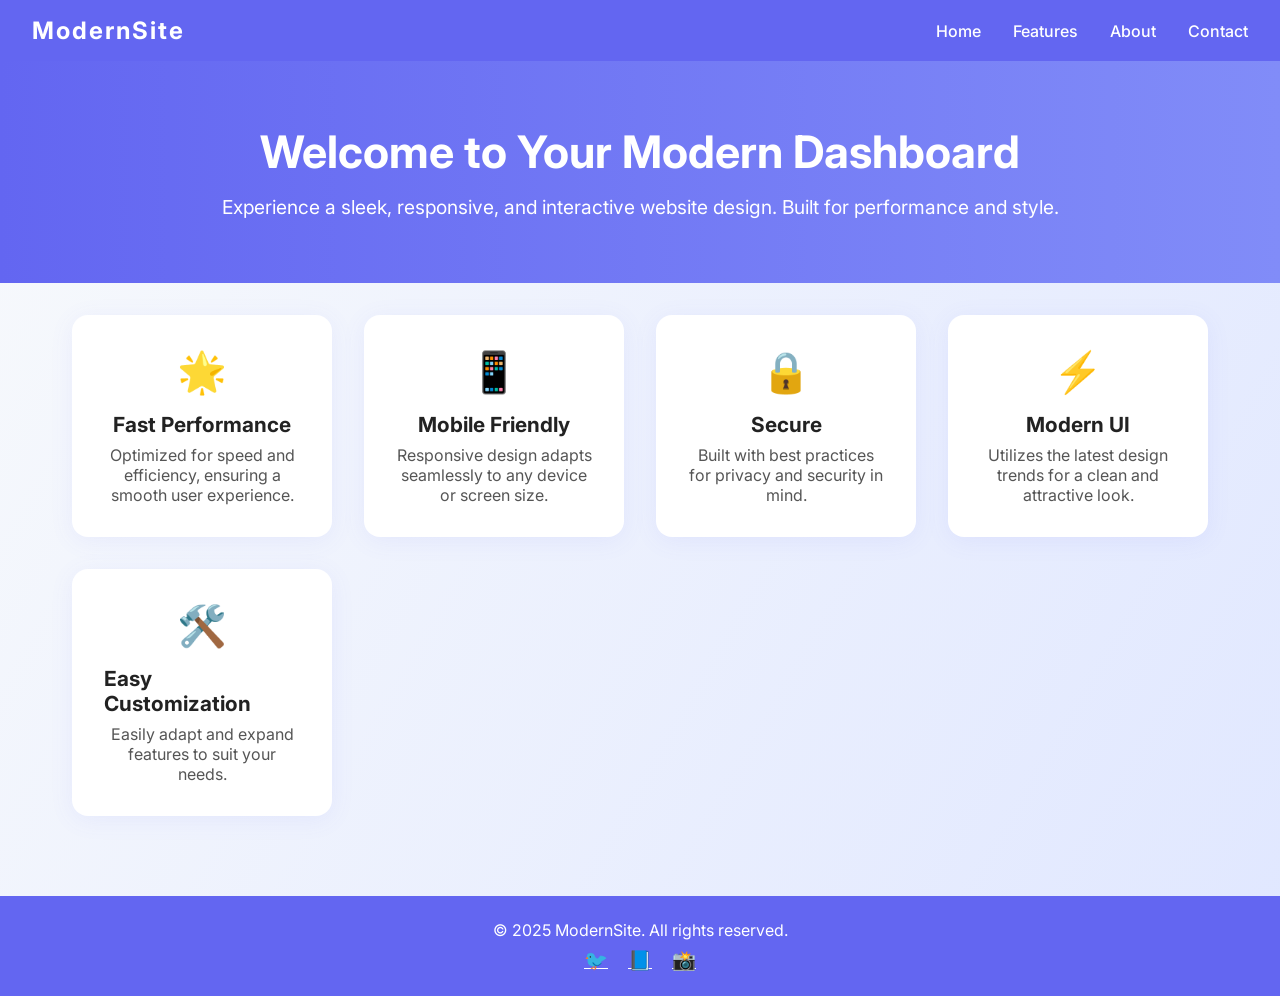
<file: index.html>
<!DOCTYPE html>

<!DOCTYPE html>
<html lang="en">
<head>
    <meta charset="UTF-8">
    <meta name="viewport" content="width=device-width, initial-scale=1.0">
    <title>Modern Dashboard</title>
    <style>
        @import url('https://fonts.googleapis.com/css2?family=Inter:wght@400;700&display=swap');
        * {
            box-sizing: border-box;
            margin: 0;
            padding: 0;
        }
        body {
            font-family: 'Inter', Arial, sans-serif;
            background: linear-gradient(120deg, #f8fafc 0%, #e0e7ff 100%);
            color: #222;
        }
        nav {
            background: #6366f1;
            color: #fff;
            padding: 1rem 2rem;
            display: flex;
            justify-content: space-between;
            align-items: center;
            box-shadow: 0 2px 8px rgba(99,102,241,0.08);
        }
        nav .logo {
            font-size: 1.5rem;
            font-weight: 700;
            letter-spacing: 2px;
        }
        nav ul {
            list-style: none;
            display: flex;
            gap: 2rem;
        }
        nav ul li a {
            color: #fff;
            text-decoration: none;
            font-weight: 500;
            transition: color 0.2s;
        }
        nav ul li a:hover {
            color: #c7d2fe;
        }
        .hero {
            padding: 4rem 2rem 2rem 2rem;
            text-align: center;
            background: linear-gradient(90deg, #6366f1 0%, #818cf8 100%);
            color: #fff;
        }
        .hero h1 {
            font-size: 2.8rem;
            font-weight: 700;
            margin-bottom: 1rem;
        }
        .hero p {
            font-size: 1.2rem;
            margin-bottom: 2rem;
        }
        .card-container {
            display: grid;
            grid-template-columns: repeat(auto-fit, minmax(260px, 1fr));
            gap: 2rem;
            padding: 2rem;
            max-width: 1200px;
            margin: 0 auto;
        }
        .card {
            background: #fff;
            border-radius: 1rem;
            box-shadow: 0 4px 24px rgba(99,102,241,0.08);
            padding: 2rem;
            transition: transform 0.2s, box-shadow 0.2s;
            display: flex;
            flex-direction: column;
            align-items: center;
        }
        .card:hover {
            transform: translateY(-8px) scale(1.03);
            box-shadow: 0 8px 32px rgba(99,102,241,0.16);
        }
        .card .icon {
            font-size: 2.5rem;
            margin-bottom: 1rem;
            color: #6366f1;
        }
        .card .title {
            font-size: 1.3rem;
            font-weight: 700;
            margin-bottom: 0.5rem;
        }
        .card .content {
            font-size: 1rem;
            color: #555;
            text-align: center;
        }
        footer {
            background: #6366f1;
            color: #fff;
            text-align: center;
            padding: 1.5rem 2rem;
            margin-top: 3rem;
        }
        .social {
            margin-top: 0.5rem;
        }
        .social a {
            color: #fff;
            margin: 0 0.5rem;
            font-size: 1.2rem;
            transition: color 0.2s;
        }
        .social a:hover {
            color: #c7d2fe;
        }
        @media (max-width: 600px) {
            .hero h1 {
                font-size: 2rem;
            }
            .card-container {
                padding: 1rem;
                gap: 1rem;
            }
            .card {
                padding: 1rem;
            }
        }
    </style>
</head>
<body>
    <nav>
        <div class="logo">ModernSite</div>
        <ul>
            <li><a href="#">Home</a></li>
            <li><a href="#features">Features</a></li>
            <li><a href="#about">About</a></li>
            <li><a href="#contact">Contact</a></li>
        </ul>
    </nav>
    <section class="hero">
        <h1>Welcome to Your Modern Dashboard</h1>
        <p>Experience a sleek, responsive, and interactive website design. Built for performance and style.</p>
    </section>
    <div class="card-container" id="features">
        <div class="card">
            <div class="icon">🌟</div>
            <h2 class="title">Fast Performance</h2>
            <div class="content">Optimized for speed and efficiency, ensuring a smooth user experience.</div>
        </div>
        <div class="card">
            <div class="icon">📱</div>
            <h2 class="title">Mobile Friendly</h2>
            <div class="content">Responsive design adapts seamlessly to any device or screen size.</div>
        </div>
        <div class="card">
            <div class="icon">🔒</div>
            <h2 class="title">Secure</h2>
            <div class="content">Built with best practices for privacy and security in mind.</div>
        </div>
        <div class="card">
            <div class="icon">⚡</div>
            <h2 class="title">Modern UI</h2>
            <div class="content">Utilizes the latest design trends for a clean and attractive look.</div>
        </div>
        <div class="card">
            <div class="icon">🛠️</div>
            <h2 class="title">Easy Customization</h2>
            <div class="content">Easily adapt and expand features to suit your needs.</div>
        </div>
    </div>
    <footer>
        <div>© 2025 ModernSite. All rights reserved.</div>
        <div class="social">
            <a href="#" title="Twitter">🐦</a>
            <a href="#" title="Facebook">📘</a>
            <a href="#" title="Instagram">📸</a>
        </div>
    </footer>
</body>
</html>
</file>
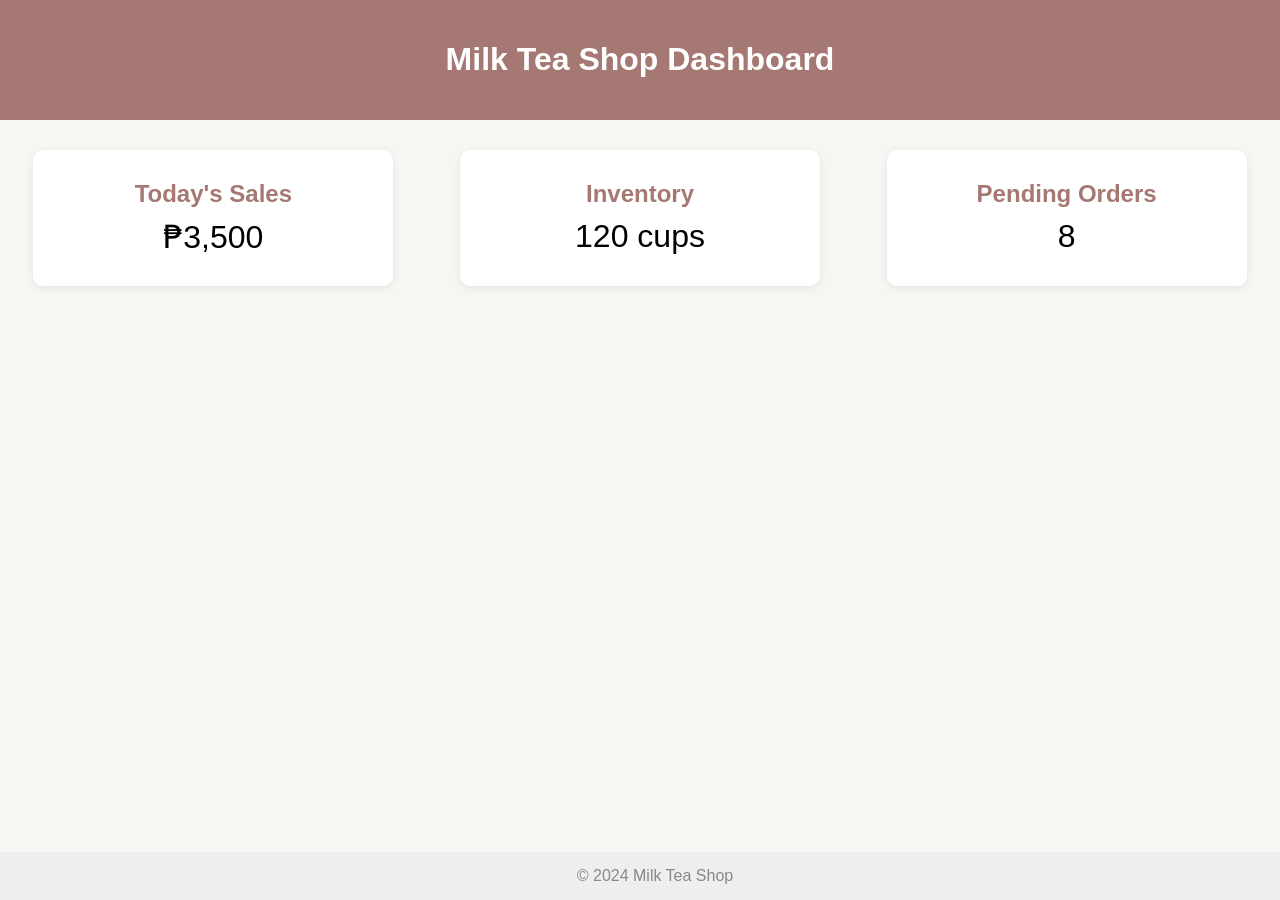
<file: dasborad.html>
<!DOCTYPE html>
<html lang="en">
<head>
    <meta charset="UTF-8">
    <title>Milk Tea Shop Dashboard</title>
    <style>
        body {
            font-family: Arial, sans-serif;
            background: #f8f6f2;
            margin: 0;
            padding: 0;
        }
        header {
            background: #a67873;
            color: #fff;
            padding: 20px;
            text-align: center;
        }
        .dashboard {
            display: flex;
            justify-content: space-around;
            margin: 30px 0;
        }
        .card {
            background: #fff;
            border-radius: 10px;
            box-shadow: 0 2px 8px rgba(0,0,0,0.08);
            padding: 30px;
            width: 300px;
            text-align: center;
        }
        .card h2 {
            margin: 0 0 10px 0;
            color: #a67873;
        }
        .card p {
            font-size: 2em;
            margin: 0;
        }
        footer {
            text-align: center;
            padding: 15px;
            background: #eee;
            color: #888;
            position: fixed;
            width: 100%;
            bottom: 0;
        }
    </style>
</head>
<body>
    <header>
        <h1>Milk Tea Shop Dashboard</h1>
    </header>
    <div class="dashboard">
        <div class="card">
            <h2>Today's Sales</h2>
            <p>₱3,500</p>
        </div>
        <div class="card">
            <h2>Inventory</h2>
            <p>120 cups</p>
        </div>
        <div class="card">
            <h2>Pending Orders</h2>
            <p>8</p>
        </div>
    </div>
    <footer>
        &copy; 2024 Milk Tea Shop
    </footer>
</body>
</html>
</file>
